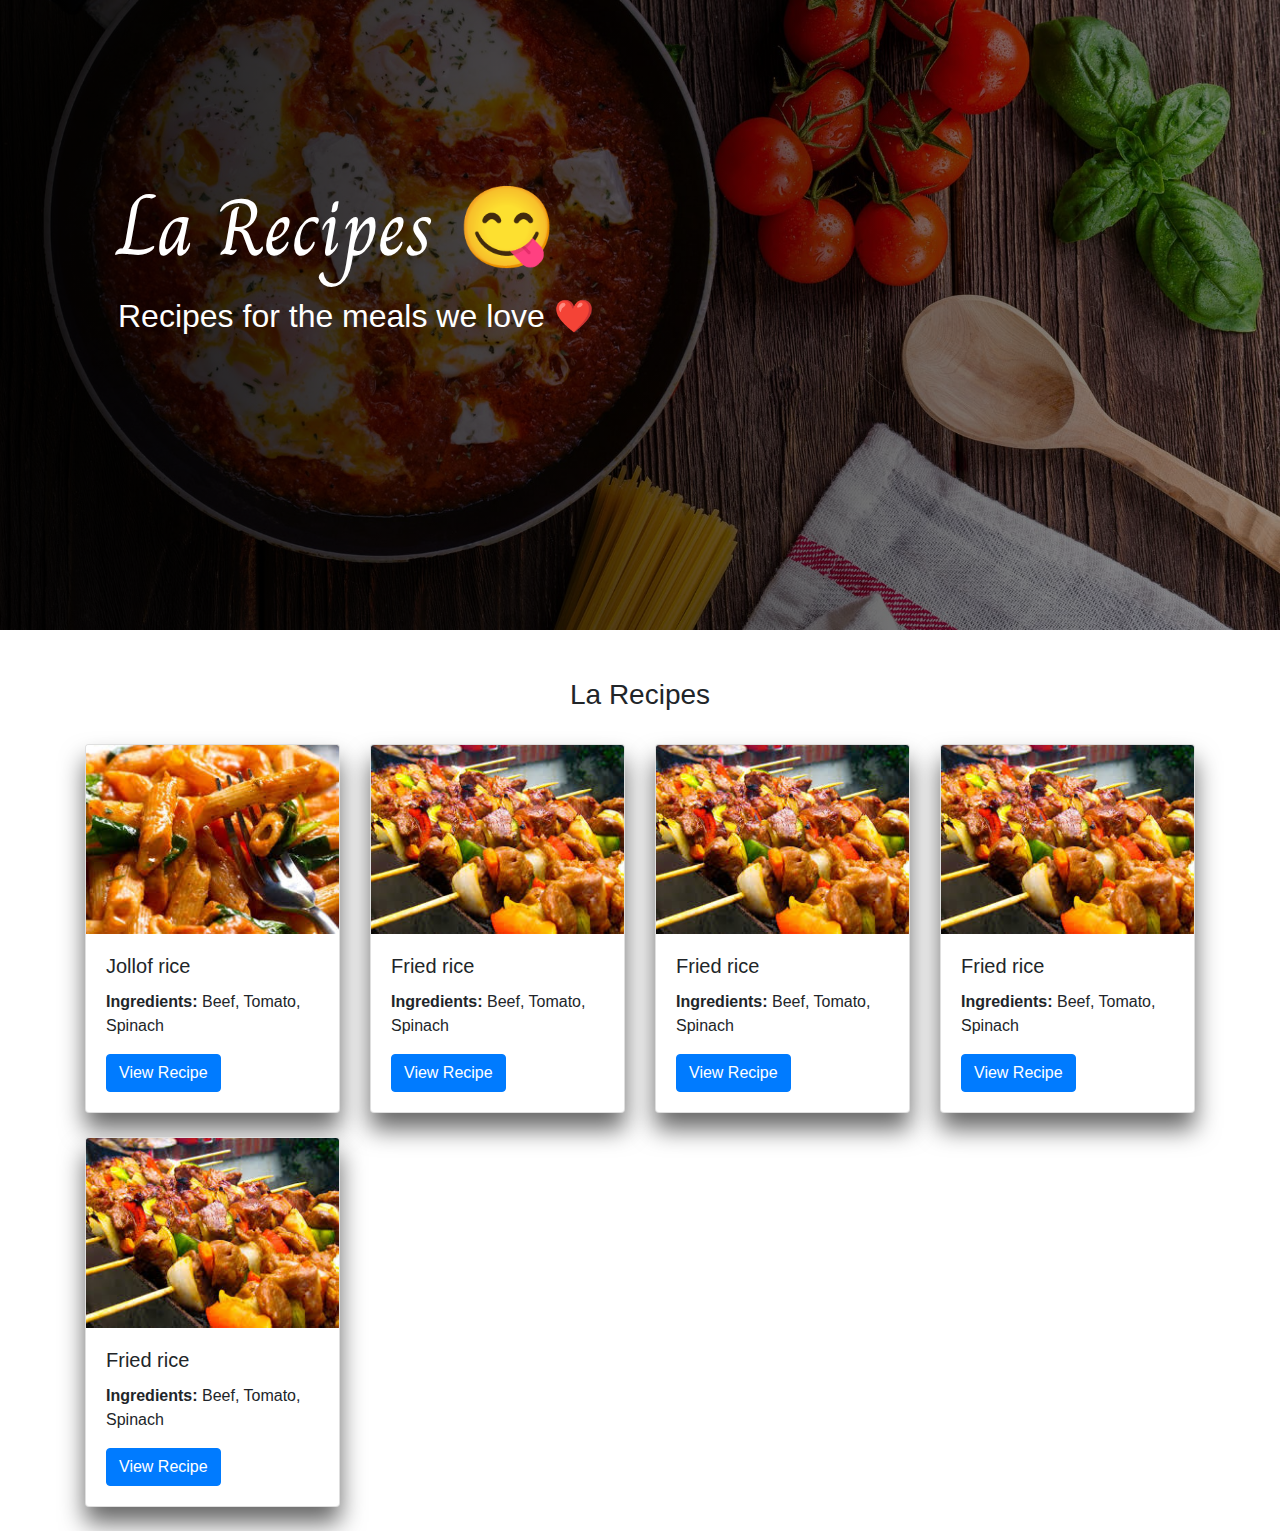
<file: index.html>
<!DOCTYPE html>
<html lang="en">
  <head>
    <meta charset="UTF-8" />
    <meta name="viewport" content="width=device-width, initial-scale=1.0" />
    <meta http-equiv="X-UA-Compatible" content="ie=edge" />
    <link
      href="https://fonts.googleapis.com/css?family=Charm"
      rel="stylesheet"
    />
    <link rel="stylesheet" href="css/bootstrap.min.css" />
    <link rel="stylesheet" href="css/styles.css" />
    <link rel="icon" type="image/jpg" href="icon/Restaurant Icon.JPG">
    <title>Document</title>
  </head>
  <body>
    <header>
      <div class="container text-box">
        <h1>La Recipes 😋</h1>
        <p class="mt-3">Recipes for the meals we love ❤️ ️</p>
      </div>
    </header>
    <main class="container mt-5">
      <div class="row">
        <div class="col-12 text-center mb-4"><h3>La Recipes</h3></div>
        <div class="col-md-3 mb-4">
          <div class="card">
            <img src="images/food-1.jpeg" class="card-img-top" alt="..." />
            <div class="card-body">
              <h5 class="card-title">Jollof rice</h5>
              <p class="card-text">
                <strong>Ingredients: </strong> Beef, Tomato, Spinach
              </p>
              <a href="recipe.html" class="btn btn-primary">View Recipe</a>
            </div>
          </div>
        </div>
        <div class="col-md-3 mb-4">
          <div class="card">
            <img src="images/food-2.jpeg" class="card-img-top" alt="..." />
            <div class="card-body">
              <h5 class="card-title">Fried rice</h5>
              <p class="card-text">
                <strong>Ingredients: </strong> Beef, Tomato, Spinach
              </p>
              <a href="recipe1.html" class="btn btn-primary">View Recipe</a>
            </div>
          </div>
        </div>
        <div class="col-md-3 mb-4">
          <div class="card">
            <img src="images/food-2.jpeg" class="card-img-top" alt="..." />
            <div class="card-body">
              <h5 class="card-title">Fried rice</h5>
              <p class="card-text">
                <strong>Ingredients: </strong> Beef, Tomato, Spinach
              </p>
              <a href="#" class="btn btn-primary">View Recipe</a>
            </div>
          </div>
        </div>
        <div class="col-md-3 mb-4">
          <div class="card">
            <img src="images/food-2.jpeg" class="card-img-top" alt="..." />
            <div class="card-body">
              <h5 class="card-title">Fried rice</h5>
              <p class="card-text">
                <strong>Ingredients: </strong> Beef, Tomato, Spinach
              </p>
              <a href="#" class="btn btn-primary">View Recipe</a>
            </div>
          </div>
        </div>
        <div class="col-md-3 mb-4">
          <div class="card">
            <img src="images/food-2.jpeg" class="card-img-top" alt="..." />
            <div class="card-body">
              <h5 class="card-title">Fried rice</h5>
              <p class="card-text">
                <strong>Ingredients: </strong> Beef, Tomato, Spinach
              </p>
              <a href="#" class="btn btn-primary">View Recipe</a>
            </div>
          </div>
        </div>
      </div>
    </main>
  </body>
</html>
</file>
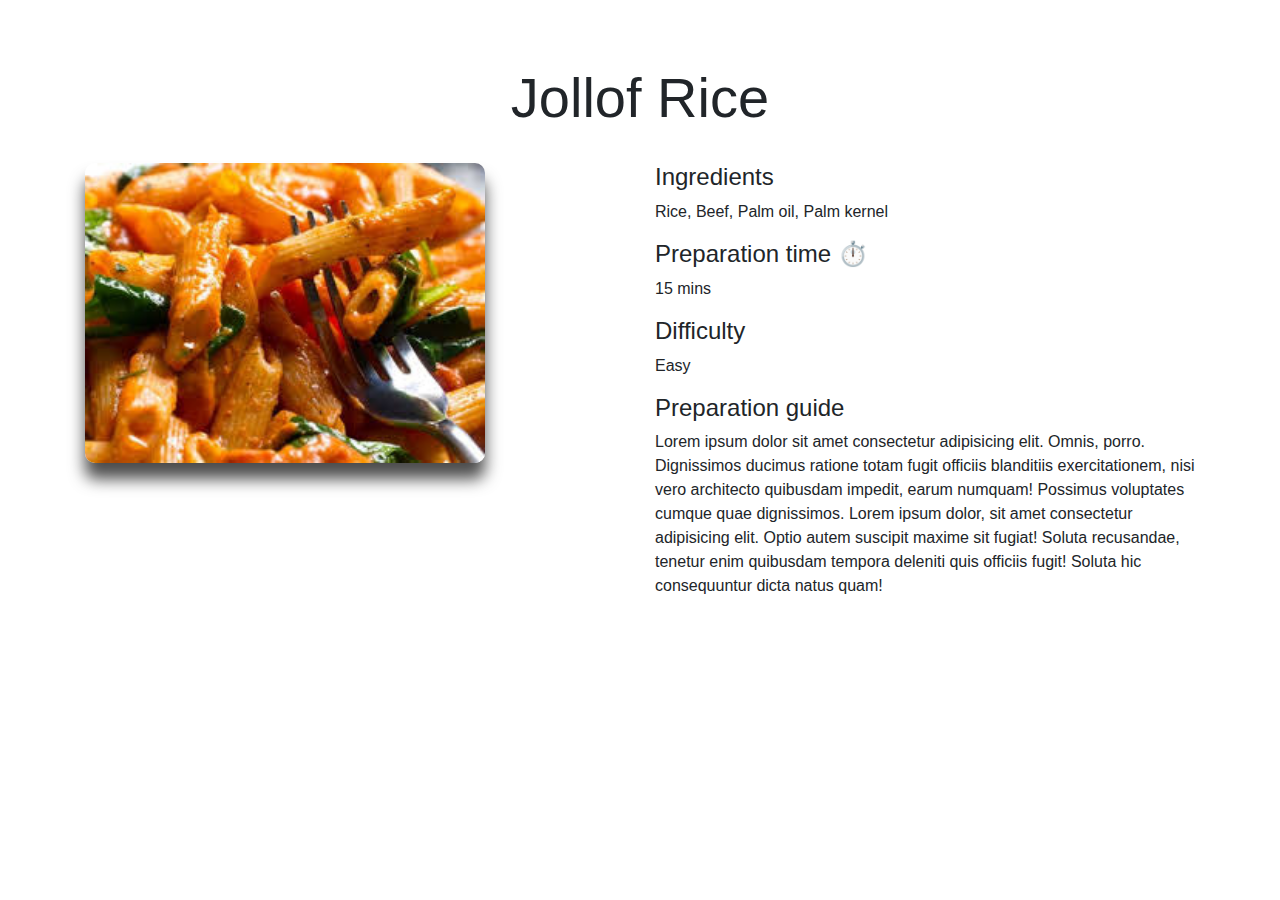
<file: recipe.html>
<!DOCTYPE html>
<html lang="en">
  <head>
    <meta charset="UTF-8" />
    <meta name="viewport" content="width=device-width, initial-scale=1.0" />
    <meta http-equiv="X-UA-Compatible" content="ie=edge" />
    <link
      href="https://fonts.googleapis.com/css?family=Charm"
      rel="stylesheet"
    />
    <link rel="stylesheet" href="css/bootstrap.min.css" />
    <link rel="stylesheet" href="css/styles.css" />
    <title>Document</title>
  </head>
  <body>
    <!-- <header>
      <div class="container text-box">
        <h1>La Recipes 😋</h1>
        <p class="mt-3">Recipes for the meals we love ❤️ ️</p>
      </div>
    </header> -->
    <main class="container my-5">
      <div class="row">
        <div class="col-12 text-center my-3">
          <h2 class="mb-3 display-4">Jollof Rice</h2>
        </div>
        <div class="col-md-6 mb-4">
          <img
            class="img-fluid"
            style="width: 400px; border-radius: 10px; box-shadow: 0 1rem 1rem rgba(0,0,0,.7);"
            src="images/food-1.jpeg"
            alt=""
          />
        </div>
        <div class="col-md-6">
          <div class="recipe-details">
            <h4>Ingredients</h4>
            <p>Rice, Beef, Palm oil, Palm kernel</p>

            <h4>Preparation time ⏱</h4>
            <p>15 mins</p>

            <h4>Difficulty</h4>
            <p>Easy</p>

            <h4>Preparation guide</h4>
            <p class="prep-guide">
              Lorem ipsum dolor sit amet consectetur adipisicing elit. Omnis,
              porro. Dignissimos ducimus ratione totam fugit officiis blanditiis
              exercitationem, nisi vero architecto quibusdam impedit, earum
              numquam! Possimus voluptates cumque quae dignissimos. Lorem ipsum
              dolor, sit amet consectetur adipisicing elit. Optio autem suscipit
              maxime sit fugiat! Soluta recusandae, tenetur enim quibusdam
              tempora deleniti quis officiis fugit! Soluta hic consequuntur
              dicta natus quam!
            </p>
          </div>
        </div>
      </div>
    </main>
  </body>
</html>
</file>
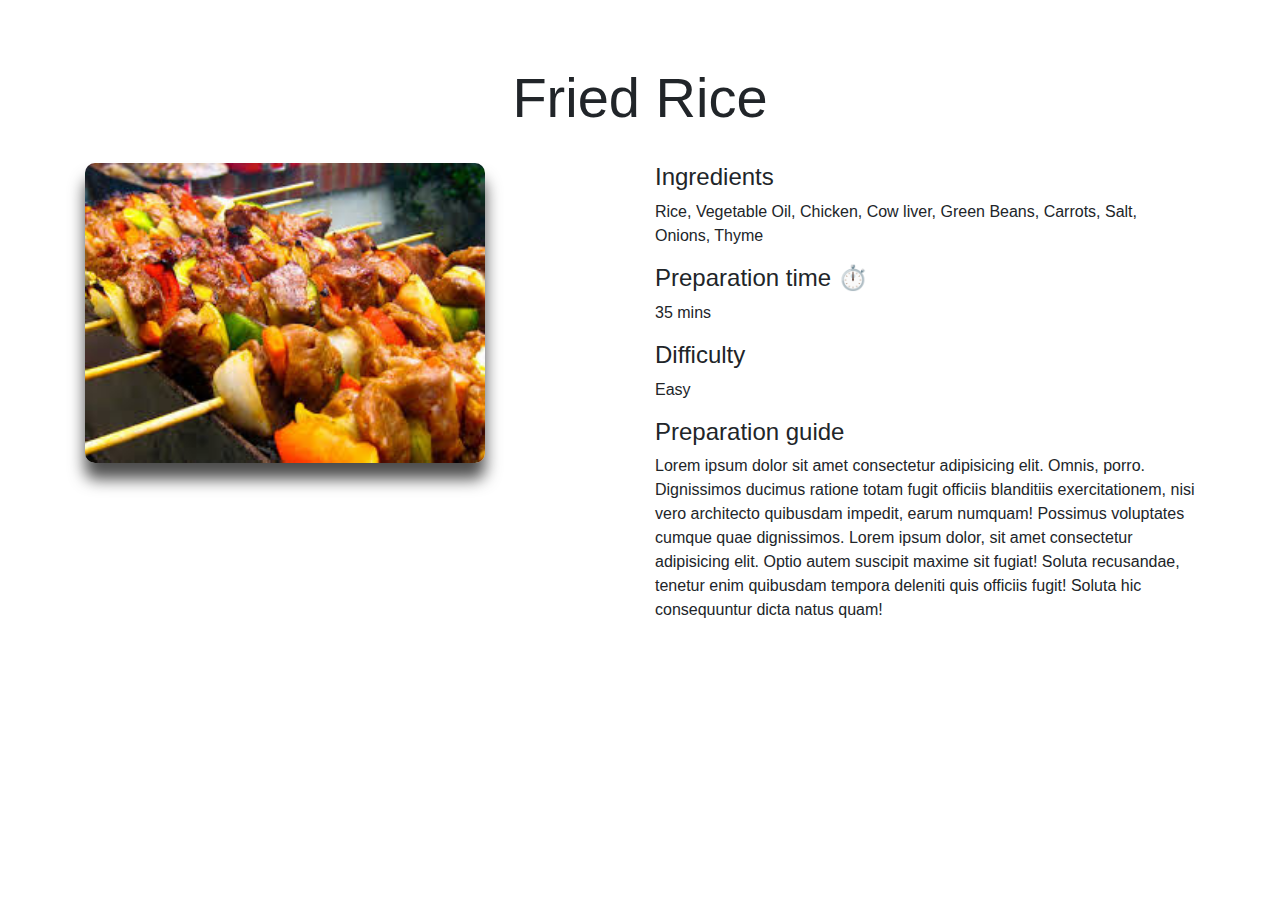
<file: recipe1.html>
<!DOCTYPE html>
<html lang="en">
  <head>
    <meta charset="UTF-8" />
    <meta name="viewport" content="width=device-width, initial-scale=1.0" />
    <meta http-equiv="X-UA-Compatible" content="ie=edge" />
    <link
      href="https://fonts.googleapis.com/css?family=Charm"
      rel="stylesheet"
    />
    <link rel="stylesheet" href="css/bootstrap.min.css" />
    <link rel="stylesheet" href="css/styles.css" />
    <title>Document</title>
  </head>
  <body>
    <!-- <header>
      <div class="container text-box">
        <h1>La Recipes 😋</h1>
        <p class="mt-3">Recipes for the meals we love ❤️ ️</p>
      </div>
    </header> -->
    <main class="container my-5">
      <div class="row">
        <div class="col-12 text-center my-3">
          <h2 class="mb-3 display-4">Fried Rice</h2>
        </div>
        <div class="col-md-6 mb-4">
          <img
            class="img-fluid"
            style="width: 400px; border-radius: 10px; box-shadow: 0 1rem 1rem rgba(0,0,0,.7);"
            src="images/food-2.jpeg"
            alt=""
          />
        </div>
        <div class="col-md-6">
          <div class="recipe-details">
            <h4>Ingredients</h4>
            <p>Rice, Vegetable Oil, Chicken, Cow liver, Green Beans, Carrots, Salt, Onions, Thyme</p>
 
            <h4>Preparation time ⏱</h4>
            <p>35 mins</p>

            <h4>Difficulty</h4>
            <p>Easy</p>

            <h4>Preparation guide</h4>
            <p class="prep-guide">
              Lorem ipsum dolor sit amet consectetur adipisicing elit. Omnis,
              porro. Dignissimos ducimus ratione totam fugit officiis blanditiis
              exercitationem, nisi vero architecto quibusdam impedit, earum
              numquam! Possimus voluptates cumque quae dignissimos. Lorem ipsum
              dolor, sit amet consectetur adipisicing elit. Optio autem suscipit
              maxime sit fugiat! Soluta recusandae, tenetur enim quibusdam
              tempora deleniti quis officiis fugit! Soluta hic consequuntur
              dicta natus quam!
            </p>
          </div>
        </div>
      </div>
    </main>
  </body>
</html>
</file>
<file: css/styles.css>
header{
    min-height: 70vh;
    background-image: linear-gradient(to right,rgba(0,0,0,.9), rgba(0,0,0,.4)), url('../images/banner.jpg');
    background-position: center;
    background-size: cover;
    position: relative
}

.text-box {
    padding: 20vh 0 5vh 3rem;
    color: #fff;   
}

.text-box h1 {
    font-family: 'Charm', cursive;
    font-size: 5rem;
}

.text-box p {
    font-size: 2rem;
    font-weight: lighter;
}

.card {
    box-shadow: 0 1rem 1.5rem rgba(0,0,0,.6);
}

img{
    /* width: 450px;
    height: 300px;
    margin: 10px; */
    transition: .5s;
}
img:hover{
    transform: scale(1.1);
}
</file>
